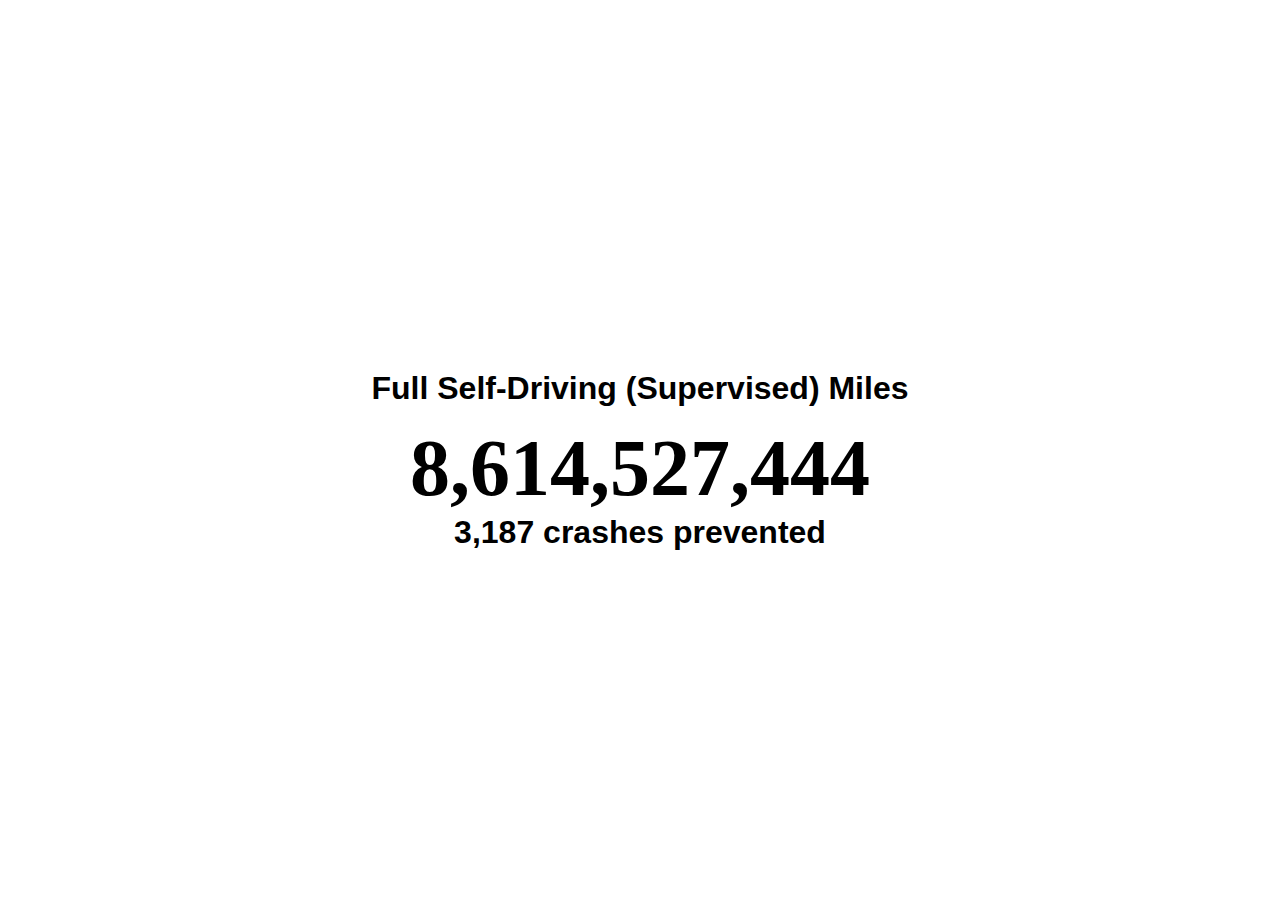
<file: index.html>
<!DOCTYPE html>
<html lang="en">
<head>
  <meta charset="UTF-8">
  <meta name="viewport" content="width=device-width, initial-scale=1.0">
  <!-- Added meta description for SEO -->
  <meta name="description" content="A live estimate of the total number of miles driven by Tesla Full Self-Driving (Supervised)">
  <title>Total Full Self-Driving Miles</title>
  <link rel="stylesheet" href="/styles.css">
  <script src="script.js" defer></script>
  <meta http-equiv="Cache-Control" content="no-store, no-cache, must-revalidate">
  <meta http-equiv="Pragma" content="no-cache">
  <meta http-equiv="Expires" content="0">
</head>
<body>
  <!-- Using semantic header for the page title -->
  <header>
    <h1>Full Self-Driving (Supervised) Miles</h1>
  </header>
  
  <!-- Main content area for improved semantic structure -->
  <main>
    <div id="miles-counter" class="counter">150,000,000</div>
    <div id="crashes-counter" class="crashes-counter">0 crashes prevented</div>
  </main>
</body>
</html>
</file>
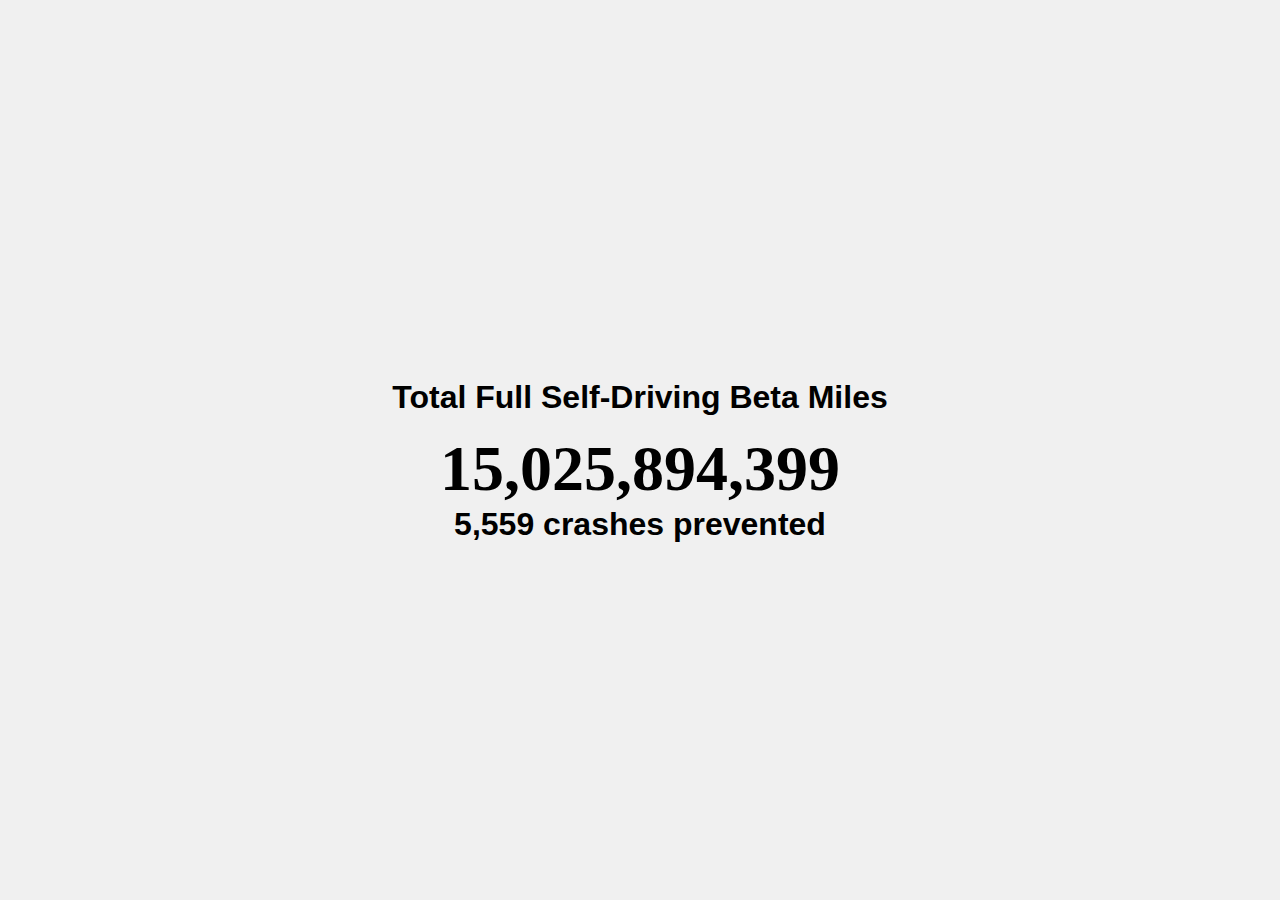
<file: www/index.html>
<!DOCTYPE html>
<html lang="en">
<head>
    <meta charset="UTF-8">
    <meta name="viewport" content="width=device-width, initial-scale=1.0">
    <title>Total Full Self-Driving Beta Miles</title>
    <link rel="stylesheet" href="styles.css">
    <script src="script.js" defer></script>
		<meta http-equiv="Cache-Control" content="no-store, no-cache, must-revalidate">
		<meta http-equiv="Pragma" content="no-cache">
		<meta http-equiv="Expires" content="0">
</head>
<body>
    <h1>Total Full Self-Driving Beta Miles</h1>
    <div id="miles-counter" class="counter">150,000,000</div>
    <div id="crashes-counter" class="crashes-counter">0 crashes prevented</div>
</body>
</html>
</file>
<file: styles.css>
:root {
  --background-color: #ffffff;
  --text-color: #000000;
}

@media (prefers-color-scheme: dark) {
  :root {
    --background-color: #000000;
    --text-color: #ffffff;
  }
}

body {
    font-family: Arial, sans-serif;
    display: flex;
    flex-direction: column;
    justify-content: center;
    align-items: center;
    height: 100vh;
    margin: 0;
    padding: 0 1rem;
    background-color: var(--background-color);
    color: var(--text-color);
}

h1 {
    font-size: 1.5rem;
    text-align: center;
    margin-bottom: 1rem;
}

.counter {
    font-size: 2.9rem;
    font-weight: bold;
    text-align: center;
		font-family : 'Monaco';
}

.crashes-counter {
  font-size: 2rem;
  font-weight: bold;
  text-align: center;
}

@media (min-width: 768px) {
  h1 {
    font-size: 2rem;
  }
	
	.counter {
    font-size: 5rem;
	}
}
</file>
<file: www/styles.css>
body {
    font-family: Arial, sans-serif;
    display: flex;
    flex-direction: column;
    justify-content: center;
    align-items: center;
    height: 100vh;
    margin: 0;
    padding: 0 1rem;
    background-color: #f0f0f0;
}

h1 {
    font-size: 1.5rem;
    text-align: center;
    margin-bottom: 1rem;
}

.counter {
    font-size: 4rem;
    font-weight: bold;
    text-align: center;
		font-family : 'Monaco';
}

.crashes-counter {
  font-size: 2rem;
  font-weight: bold;
  text-align: center;
}

@media (min-width: 768px) {
  h1 {
    font-size: 2rem;
  }
}
</file>
